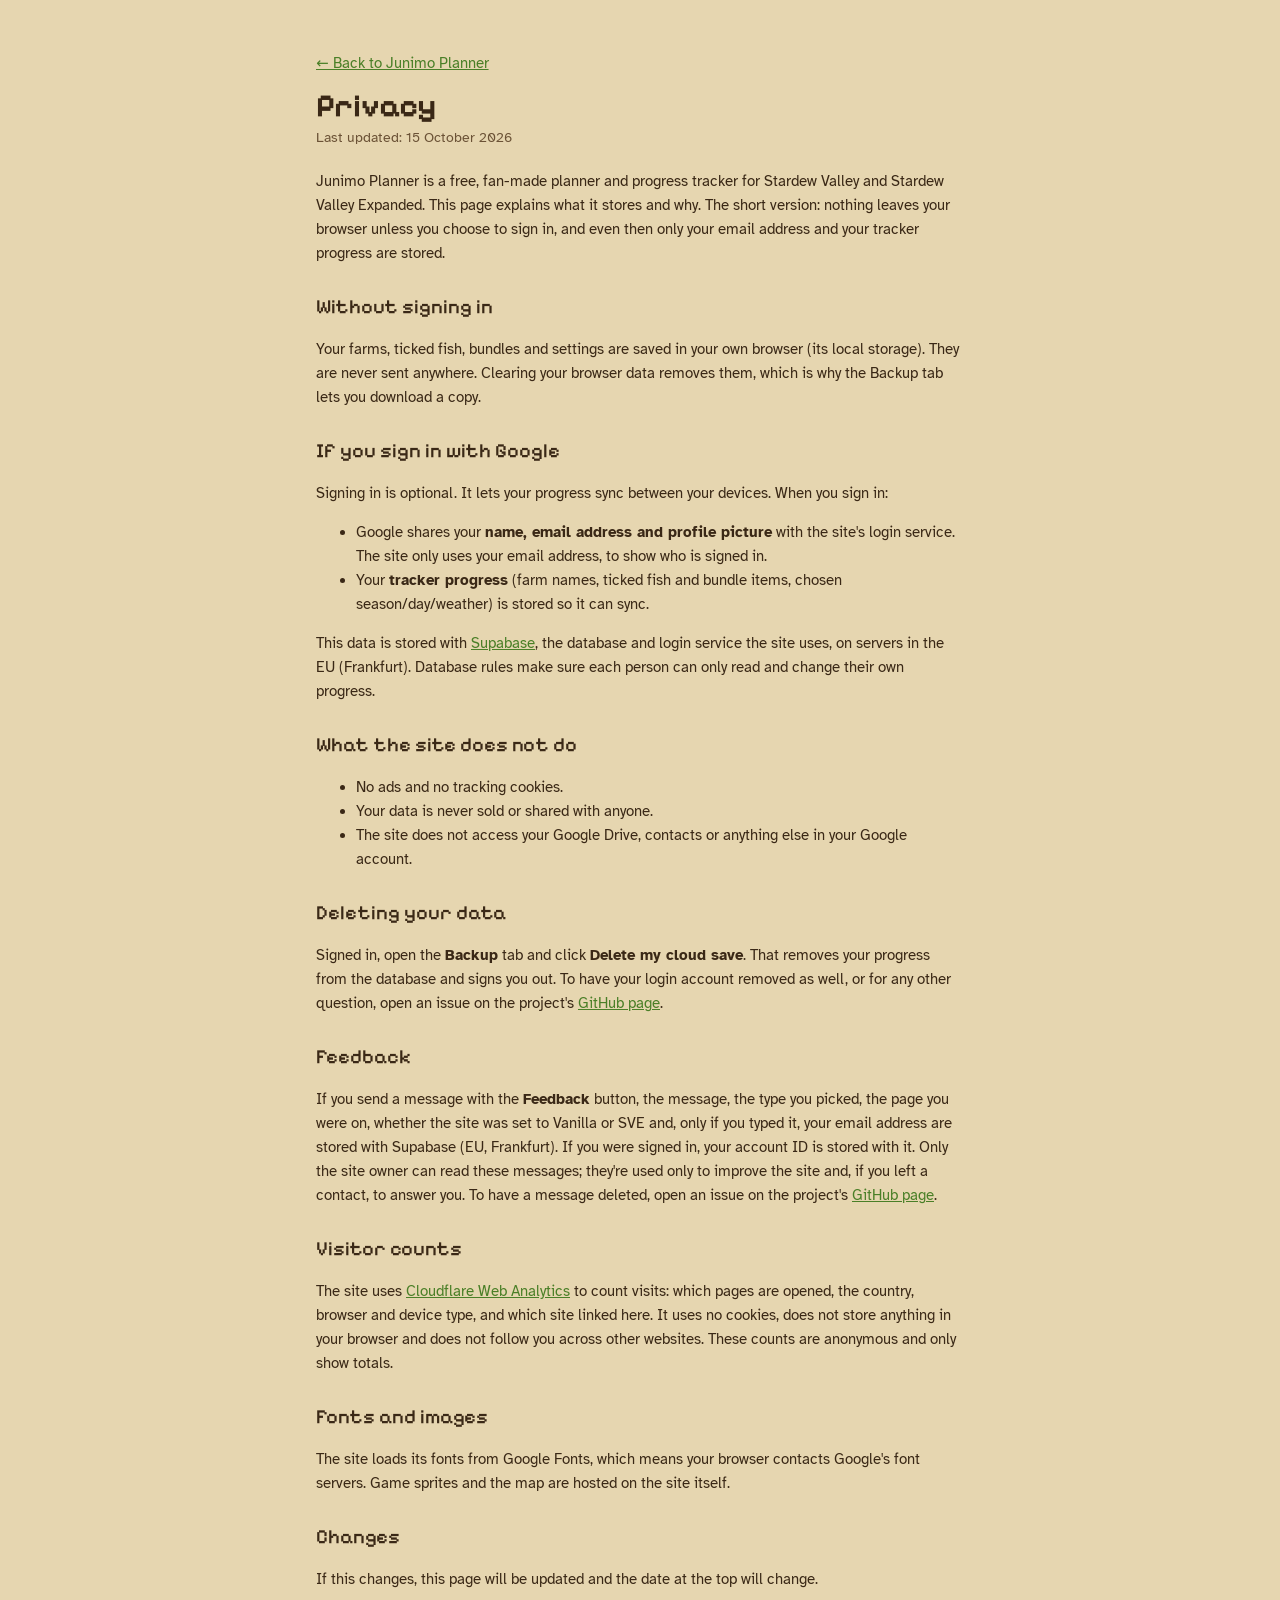
<file: privacy.html>
<!doctype html>
<html lang="en">
<head>
<meta charset="utf-8">
<script>try{if(localStorage.getItem("sve-tracker:theme")==="dark")document.documentElement.dataset.theme="dark"}catch(e){}</script>
<meta name="viewport" content="width=device-width,initial-scale=1,viewport-fit=cover">
<title>Privacy · Junimo Planner</title>
<link rel="icon" type="image/png" sizes="32x32" href="img/icons/junimo-32.png">
<link rel="icon" type="image/png" sizes="16x16" href="img/icons/junimo-16.png">
<link rel="apple-touch-icon" href="img/icons/junimo-180.png">
<link rel="preconnect" href="https://fonts.googleapis.com">
<link rel="preconnect" href="https://fonts.gstatic.com" crossorigin>
<link rel="stylesheet" href="https://fonts.googleapis.com/css2?family=Pixelify+Sans:wght@500;700&family=Atkinson+Hyperlegible:wght@400;700&display=swap">
<link rel="stylesheet" href="css/style.css?v=2026-11-02a">
<style>
  .doc{max-width:68ch;padding-block:28px 48px}
  .doc h1{font-family:var(--display);font-size:2rem;margin:0 0 4px}
  .doc h2{font-family:var(--display);font-weight:500;font-size:1.25rem;margin:28px 0 6px}
  .doc p,.doc li{line-height:1.6}
  .doc .updated{color:var(--muted);font-size:.9rem;margin:0 0 20px}
</style>
</head>
<body>
<div class="wrap doc">
  <p><a href="./">← Back to Junimo Planner</a></p>
  <h1>Privacy</h1>
  <p class="updated">Last updated: 15 October 2026</p>

  <p>Junimo Planner is a free, fan-made planner and progress tracker for Stardew Valley and Stardew Valley Expanded. This page explains what it stores and why. The short version: nothing leaves your browser unless you choose to sign in, and even then only your email address and your tracker progress are stored.</p>

  <h2>Without signing in</h2>
  <p>Your farms, ticked fish, bundles and settings are saved in your own browser (its local storage). They are never sent anywhere. Clearing your browser data removes them, which is why the Backup tab lets you download a copy.</p>

  <h2>If you sign in with Google</h2>
  <p>Signing in is optional. It lets your progress sync between your devices. When you sign in:</p>
  <ul>
    <li>Google shares your <b>name, email address and profile picture</b> with the site's login service. The site only uses your email address, to show who is signed in.</li>
    <li>Your <b>tracker progress</b> (farm names, ticked fish and bundle items, chosen season/day/weather) is stored so it can sync.</li>
  </ul>
  <p>This data is stored with <a href="https://supabase.com/privacy">Supabase</a>, the database and login service the site uses, on servers in the EU (Frankfurt). Database rules make sure each person can only read and change their own progress.</p>

  <h2>What the site does not do</h2>
  <ul>
    <li>No ads and no tracking cookies.</li>
    <li>Your data is never sold or shared with anyone.</li>
    <li>The site does not access your Google Drive, contacts or anything else in your Google account.</li>
  </ul>

  <h2>Deleting your data</h2>
  <p>Signed in, open the <b>Backup</b> tab and click <b>Delete my cloud save</b>. That removes your progress from the database and signs you out. To have your login account removed as well, or for any other question, open an issue on the project's <a href="https://github.com/oliverpuskai-cloud/sve-tracker/issues">GitHub page</a>.</p>

  <h2>Feedback</h2>
  <p>If you send a message with the <b>Feedback</b> button, the message, the type you picked, the page you were on, whether the site was set to Vanilla or SVE and, only if you typed it, your email address are stored with Supabase (EU, Frankfurt). If you were signed in, your account ID is stored with it. Only the site owner can read these messages; they're used only to improve the site and, if you left a contact, to answer you. To have a message deleted, open an issue on the project's <a href="https://github.com/oliverpuskai-cloud/sve-tracker/issues">GitHub page</a>.</p>

  <h2>Visitor counts</h2>
  <p>The site uses <a href="https://www.cloudflare.com/web-analytics/">Cloudflare Web Analytics</a> to count visits: which pages are opened, the country, browser and device type, and which site linked here. It uses no cookies, does not store anything in your browser and does not follow you across other websites. These counts are anonymous and only show totals.</p>

  <h2>Fonts and images</h2>
  <p>The site loads its fonts from Google Fonts, which means your browser contacts Google's font servers. Game sprites and the map are hosted on the site itself.</p>

  <h2>Changes</h2>
  <p>If this changes, this page will be updated and the date at the top will change.</p>
</div>
<!-- Cloudflare Web Analytics: cookie-free visitor counts --><script type='module' src='https://static.cloudflareinsights.com/beacon.min.js' data-cf-beacon='{"token": "56c1af3d41d14104ac9767c62f8822ce"}'></script><!-- End Cloudflare Web Analytics -->
</body>
</html>
</file>
<file: css/style.css>
/* Pixelify draws 2, 3 and 5 with hooks that make them blur into 8 (and 5 into S) at small sizes.
   This tiny font only redraws those three digits with flat, open pixel shapes; every other character still comes from Pixelify Sans. */
@font-face{font-family:"Pixelify Five";src:url(../fonts/five-500.woff2) format("woff2");font-weight:400 600;unicode-range:U+0032,U+0033,U+0035;font-display:swap}
@font-face{font-family:"Pixelify Five";src:url(../fonts/five-700.woff2) format("woff2");font-weight:700 900;unicode-range:U+0032,U+0033,U+0035;font-display:swap}
/* Layout: a fishing log — sticky header with progress + season tabs, then area sections of sprite cards you tap to tick off. */
:root{
  /* cozy farmhouse palette: parchment ground, cream panels, wood-brown ink and edges, leaf-green accent */
  --bg:#e6d6b0; --panel:#f2e6c9; --ink:#3a2816; --muted:#6b5236; --line:#c9ad7c;
  --accent:#4a7f27; --accent-ink:#f5ecd4; --done:#d9e6bd; --done-line:#7fa64c; --done-ink:#365e19;
  --sp:#5e9a33; --su:#d98b1c; --fa:#b8542a; --wi:#4a7fb5;
  --sve:#7b4fa8; --sve-bg:#e8dbe0; --legend:#9a6b0c; --legend-bg:#f1deaa;
  --rain:#3a6fb0; --sun:#a87400;
  --sea:#9cc4cc; --land:#cfe3b0; --hill:#b9cf98; --hill2:#c8c0a4; --wood:#a9cc8e; --water:#5fa9cf; --sand:#ead9a8; --edge:#7a5a36;
  --wood:#a86a32; --wood-dark:#5e3818; --wood-light:#e0b06e;
  --display:"Pixelify Five","Pixelify Sans","Courier New",monospace; --body:"Atkinson Hyperlegible",system-ui,-apple-system,sans-serif;
  color-scheme:light;
}
/* Night theme: a farmhouse after dark. Warm wood browns, cream text. Chosen with the Day/Night button. */
:root[data-theme="dark"]{
  --bg:#2b2018; --panel:#3a2c21; --ink:#f1e4c8; --muted:#c3aa86; --line:#5c4733;
  --accent:#8fbf5a; --accent-ink:#22190f; --done:#33402a; --done-line:#7fa64c; --done-ink:#c4e3a0;
  --sp:#8cc767; --su:#efa64a; --fa:#e0855a; --wi:#7fb0e6;
  --sve:#c39be6; --sve-bg:#3a2d38; --legend:#e4b84f; --legend-bg:#43361d;
  --rain:#8ab8f0; --sun:#e8bf55;
  --sea:#23404a; --edge:#a8865c;
  --warn:#f09a6c; --warn-bg:#4a2e20; --need:#7cc9b9; --need-bg:#22392f;
  --wood:#7d4c22; --wood-dark:#1f130a; --wood-light:#a8743c;
  color-scheme:dark;
}
.themebtn{font:inherit;font-size:.82rem;font-weight:700;border:2px solid var(--line);background:var(--panel);color:var(--ink);border-radius:999px;padding:4px 12px;cursor:pointer;white-space:nowrap}
.themebtn:hover{border-color:var(--muted)}
.themebtn:focus-visible{outline:3px solid var(--accent);outline-offset:2px}
.headright{display:flex;flex-wrap:wrap;gap:8px 12px;align-items:center;justify-content:flex-end;margin-top:12px}
.headright .account{margin-top:0}
*{box-sizing:border-box}
[hidden]{display:none!important}
body{background:var(--bg);color:var(--ink);font-family:var(--body);font-size:15px;line-height:1.45}
.wrap{max-width:1180px;margin:0 auto;padding-inline:16px;padding-block:0 48px}
header{position:sticky;top:env(safe-area-inset-top,0px);z-index:5;background:var(--bg);border-bottom:3px solid var(--line);padding-block:14px 10px}
/* The wooden card frames stick out a few px past the content edge; widen the sticky header's backdrop
   (sideways and above) so those edges don't peek out beside it while scrolling. */
header::before{content:"";position:absolute;z-index:-1;inset:-40px -12px 0;background:var(--bg);pointer-events:none}
.top{display:flex;flex-wrap:wrap;gap:12px 24px;align-items:flex-end;justify-content:space-between}
h1{font-family:var(--display);font-weight:700;font-size:1.9rem;margin:0;line-height:1;text-wrap:balance}
h1 small{display:block;font-family:var(--body);font-weight:400;font-size:.85rem;color:var(--muted);margin-top:6px}
.prog{min-width:0;flex:1 1 300px;max-width:460px}
.prog .row{display:flex;justify-content:space-between;font-variant-numeric:tabular-nums;font-size:.9rem}
.prog .row b{font-family:var(--display);font-size:1.25rem}
.bar{height:10px;background:var(--line);border-radius:2px;overflow:hidden;margin-top:4px}
.bar i{display:block;height:100%;background:var(--accent);transition:width .3s}
.mini{display:flex;gap:10px;margin-top:6px;font-size:.78rem;color:var(--muted);font-variant-numeric:tabular-nums;flex-wrap:wrap}
.mini span::before{content:"";display:inline-block;width:8px;height:8px;margin-right:4px;border-radius:1px;background:var(--c)}
.tabs{display:flex;gap:6px;margin-top:12px;flex-wrap:wrap}
.tab{font-family:var(--display);font-size:1rem;border:2px solid var(--line);background:var(--panel);color:var(--ink);padding:6px 14px;border-radius:4px;cursor:pointer}
.tab[aria-pressed="true"]{background:var(--c,var(--accent));border-color:var(--c,var(--accent));color:#fff}
.tab:focus-visible,.chip:focus-visible,.card:focus-visible,input:focus-visible,select:focus-visible{outline:3px solid var(--accent);outline-offset:2px}
.filters{display:flex;gap:8px;margin-top:10px;flex-wrap:wrap;align-items:center}
.filters input[type=search],.filters select{font:inherit;font-size:.9rem;padding:6px 10px;border:1px solid var(--line);border-radius:4px;background:var(--panel);color:var(--ink)}
.filters input[type=search]{flex:1 1 180px;min-width:0}
.chip{font:inherit;font-size:.85rem;border:1px solid var(--line);background:var(--panel);color:var(--ink);padding:5px 10px;border-radius:999px;cursor:pointer}
.chip[aria-pressed="true"]{background:var(--ink);color:var(--bg);border-color:var(--ink)}
.sync{font-size:.75rem;color:var(--muted);margin-left:auto}
section{margin-top:26px}
section h2{font-family:var(--display);font-weight:500;font-size:1.2rem;margin:0 0 10px;display:flex;gap:10px;align-items:baseline}
section h2 span{font-family:var(--body);font-size:.8rem;color:var(--muted);font-variant-numeric:tabular-nums}
.grid{display:grid;grid-template-columns:repeat(auto-fill,minmax(300px,1fr));gap:10px}
.card{display:grid;grid-template-columns:56px 1fr auto;gap:4px 12px;align-items:start;background:var(--panel);border:1px solid var(--line);border-radius:6px;padding:10px 12px;cursor:pointer;text-align:left;font:inherit;color:inherit;width:100%;min-width:0}
.card.sve{background:var(--sve-bg)}
.card.leg{background:var(--legend-bg);border-color:var(--legend)}
.card.done{background:var(--done);border-color:var(--done-line)}
.card.done .nm{text-decoration:line-through;text-decoration-thickness:2px;color:var(--done-ink)}
.card.done img{opacity:.55}
.sprite{width:56px;height:56px;display:grid;place-items:center;grid-row:span 3}
.sprite img{width:48px;height:48px;image-rendering:pixelated}
.nm{font-weight:700;font-size:1rem;min-width:0}
.box{width:24px;height:24px;border:2px solid var(--muted);border-radius:4px;display:grid;place-items:center;font-weight:700;color:#fff;grid-row:span 2}
.card.done .box{background:var(--done-line);border-color:var(--done-line)}
.meta{grid-column:2 / 4;display:flex;flex-wrap:wrap;gap:4px 10px;font-size:.82rem;color:var(--muted);font-variant-numeric:tabular-nums;min-width:0}
.meta .w-Rain{color:var(--rain);font-weight:700}
.meta .w-Sun{color:var(--sun);font-weight:700}
.loc{grid-column:2 / 4;font-size:.85rem;min-width:0;overflow-wrap:anywhere}
.note{grid-column:2 / 4;font-size:.78rem;color:var(--muted);font-style:italic}
.tags{display:flex;gap:4px;flex-wrap:wrap;margin-top:2px}
.tag{font-size:.68rem;letter-spacing:.04em;text-transform:uppercase;padding:1px 6px;border-radius:3px;border:1px solid var(--line);color:var(--muted)}
.tag.sve{color:var(--sve);border-color:var(--sve)}
.tag.leg{color:var(--legend);border-color:var(--legend)}
.dots{display:inline-flex;gap:3px;vertical-align:middle}
.dots i{width:9px;height:9px;border-radius:2px;background:var(--line)}
.dots i.on{background:var(--c)}
.empty{color:var(--muted);padding:30px 0;text-align:center}
.key{margin-top:30px;font-size:.82rem;color:var(--muted);border-top:1px solid var(--line);padding-top:14px;display:flex;flex-direction:column;gap:4px}

.bar2{display:flex;flex-wrap:wrap;gap:8px 16px;justify-content:space-between;align-items:flex-end}
.views{display:flex;border:2px solid var(--ink);border-radius:5px;overflow:hidden;margin-top:12px}
.vbtn{font:inherit;font-size:.85rem;font-weight:700;border:0;background:var(--panel);color:var(--ink);padding:7px 12px;cursor:pointer}
.vbtn+.vbtn{border-left:2px solid var(--ink)}
.vbtn[aria-pressed="true"]{background:var(--ink);color:var(--bg)}
.vbtn:focus-visible{outline:3px solid var(--accent);outline-offset:-3px}
.mapwrap{margin-top:18px}
.maphead h2{font-family:var(--display);font-weight:500;font-size:1.3rem;margin:0}
.maphead p{margin:4px 0 10px;color:var(--muted);font-size:.9rem}
.mapscroll{overflow-x:auto;border:2px solid var(--edge);border-radius:8px;background:var(--sea)}
.mapscroll svg{display:block;width:100%;min-width:900px;height:auto}
.mapnote{font-size:.75rem;color:var(--muted);margin:6px 0 0}
.tlabel{font:600 13px var(--body);fill:var(--edge)}
.pin{cursor:pointer}
.pinbox{fill:var(--panel);stroke:var(--ink);stroke-width:2}
.pin:hover .pinbox,.pin:focus-visible .pinbox{stroke:var(--accent);stroke-width:3}
.pin:focus{outline:none}
.pin.off .pinbox{stroke-dasharray:6 4}
.pin.sel .pinbox{stroke:var(--accent);stroke-width:4}
.pin.clear .pinbox{fill:var(--done);stroke:var(--done-line)}
.pin.clear .badge{fill:var(--done-line)}
.pix{image-rendering:pixelated}
.pix.got{opacity:.35}
.tick{font:700 20px var(--body);fill:var(--done-ink)}
.badge{fill:var(--accent);stroke:var(--panel);stroke-width:2}
.badgetxt{font:700 13px var(--body);fill:var(--accent-ink)}
.plabel{font:700 13px var(--body);fill:var(--ink);paint-order:stroke;stroke:var(--land);stroke-width:4px;stroke-linejoin:round}
#spotpanel section{margin-top:14px}
@media (max-width:700px){header{position:static}}
@media (max-width:520px){.views{width:100%}.vbtn{flex:1}h1{font-size:1.5rem}.grid{grid-template-columns:1fr}.sync{margin-left:0;width:100%}}
@media (prefers-reduced-motion:reduce){.bar i{transition:none}}

/* ---------- site additions ---------- */
:root{--warn:#b0471c; --warn-bg:#f0d3bb; --need:#276f65; --need-bg:#d3e4d4}
a{color:var(--accent)}
nav.main{display:flex;gap:4px;margin-top:12px;flex-wrap:wrap;border-bottom:2px solid var(--line)}
nav.main a{font-family:var(--display);font-size:1.05rem;text-decoration:none;color:var(--muted);padding:6px 12px;border-bottom:3px solid transparent;margin-bottom:-2px}
nav.main a[aria-current="page"]{color:var(--ink);border-bottom-color:var(--accent)}
nav.main a:focus-visible{outline:3px solid var(--accent);outline-offset:2px}
.panel{background:var(--panel);border:1px solid var(--line);border-radius:8px;padding:14px 16px}
.controls{display:flex;flex-wrap:wrap;gap:12px 22px;align-items:flex-end;margin-top:16px}
.ctl{display:flex;flex-direction:column;gap:4px;min-width:0}
.ctl>span{font-size:.72rem;letter-spacing:.06em;text-transform:uppercase;color:var(--muted);font-weight:700}
.seg{display:flex;border:2px solid var(--line);border-radius:5px;overflow:hidden}
.seg button{font:inherit;font-size:.9rem;border:0;background:var(--panel);color:var(--ink);padding:6px 11px;cursor:pointer}
.seg button+button{border-left:2px solid var(--line)}
.seg button[aria-pressed="true"]{background:var(--c,var(--ink));color:#fff}
.seg button:focus-visible{outline:3px solid var(--accent);outline-offset:-3px}
.day{display:flex;align-items:center;gap:6px}
.day input{width:4.2em;font:inherit;font-variant-numeric:tabular-nums;padding:6px 8px;border:2px solid var(--line);border-radius:5px;background:var(--panel);color:var(--ink);text-align:center}
.day button,.btn{font:inherit;font-size:.9rem;border:2px solid var(--line);background:var(--panel);color:var(--ink);border-radius:5px;padding:6px 10px;cursor:pointer}
.btn.primary{background:var(--accent);border-color:var(--accent);color:var(--accent-ink);font-weight:700}
.ctl select{font:inherit;font-size:.9rem;padding:6px 8px;border:2px solid var(--line);border-radius:5px;background:var(--panel);color:var(--ink)}
/* Tick boxes: one custom square everywhere (clear border, green with a check mark when ticked),
   and option toggles (.check) sit in a framed chip so they read as something you can click. */
input[type=checkbox]{appearance:none;-webkit-appearance:none;width:20px;height:20px;margin:0;flex:none;display:inline-grid;place-content:center;border:2px solid var(--muted);border-radius:4px;background:var(--panel);cursor:pointer;transition:background .12s,border-color .12s}
input[type=checkbox]::before{content:"";width:12px;height:12px;background:var(--accent-ink);clip-path:polygon(12% 46%,0 62%,40% 100%,100% 18%,86% 4%,40% 70%);transform:scale(0);transition:transform .12s}
input[type=checkbox]:checked{background:var(--accent);border-color:var(--accent)}
input[type=checkbox]:checked::before{transform:scale(1)}
input[type=checkbox]:hover{border-color:var(--accent)}
input[type=checkbox]:focus-visible{outline:2px solid var(--accent);outline-offset:2px}
.check{display:inline-flex;gap:10px;align-items:center;font-size:.9rem;cursor:pointer;padding:8px 12px;border:2px solid var(--line);border-radius:6px;background:var(--panel);box-shadow:0 2px 0 var(--line);transition:border-color .12s,background .12s}
.check:hover{border-color:var(--accent)}
.check:has(input:checked){background:var(--done);border-color:var(--done-line);box-shadow:0 2px 0 var(--done-line);color:var(--done-ink);font-weight:700}
.events{display:flex;flex-direction:column;gap:8px;margin-top:16px}
.event{border-left:4px solid var(--c,var(--accent));background:var(--panel);padding:10px 14px;border-radius:0 6px 6px 0;font-size:.9rem}
.event b{font-family:var(--display);font-weight:500;font-size:1.05rem;margin-right:6px}
.stats{display:grid;grid-template-columns:repeat(auto-fit,minmax(170px,1fr));gap:10px;margin-top:16px}
.stat{background:var(--panel);border:1px solid var(--line);border-radius:8px;padding:10px 14px}
.stat b{display:block;font-family:var(--display);font-size:1.7rem;line-height:1.1;font-variant-numeric:tabular-nums}
.stat span{font-size:.82rem;color:var(--muted)}
.tag.need{color:var(--need);border-color:var(--need);background:var(--need-bg)}
.tag.last{color:var(--warn);border-color:var(--warn);background:var(--warn-bg)}
.tag.wx{color:var(--rain);border-color:var(--rain)}
.lede{color:var(--muted);font-size:.9rem;margin:4px 0 0;max-width:70ch}
/* bundles */
.rooms{display:flex;flex-direction:column;gap:6px}
.bgrid{display:grid;grid-template-columns:repeat(auto-fill,minmax(320px,1fr));gap:12px}
.bundle{background:var(--panel);border:1px solid var(--line);border-radius:8px;padding:12px 14px;min-width:0}
.bundle.complete{background:var(--done);border-color:var(--done-line)}
.bhead{display:flex;justify-content:space-between;gap:10px;align-items:baseline}
.bhead h3{font-family:var(--display);font-weight:500;font-size:1.1rem;margin:0}
.bhead .n{font-variant-numeric:tabular-nums;font-weight:700;white-space:nowrap}
.reward{font-size:.8rem;color:var(--muted);margin:2px 0 8px}
.pick{font-size:.78rem;color:var(--muted);margin:-4px 0 8px}
.items{display:flex;flex-direction:column;gap:4px}
.item{display:grid;grid-template-columns:34px 1fr auto;gap:2px 10px;align-items:center;text-align:left;font:inherit;color:inherit;background:transparent;border:1px solid transparent;border-radius:6px;padding:4px 6px;cursor:pointer;width:100%}
.item:hover{border-color:var(--line)}
.item:focus-visible{outline:3px solid var(--accent);outline-offset:1px}
.item img{width:32px;height:32px;image-rendering:pixelated}
.item .in{min-width:0}
.item .in b{font-size:.92rem}
.item .in small{display:block;font-size:.76rem;color:var(--muted);overflow-wrap:anywhere}
.item .qty{font-size:.8rem;color:var(--muted);font-variant-numeric:tabular-nums}
.item .gold{color:var(--legend)}
.item.got .in b{text-decoration:line-through;color:var(--done-ink)}
.item.got img{opacity:.5}
.item .box{grid-row:auto;width:22px;height:22px}
.item.got .box{background:var(--done-line);border-color:var(--done-line)}
.item .today{font-size:.68rem;font-weight:700;color:var(--need);text-transform:uppercase;letter-spacing:.04em}
.chiprow{display:flex;flex-wrap:wrap;gap:8px}
.ichip{display:flex;gap:8px;align-items:center;background:var(--panel);border:1px solid var(--line);border-radius:6px;padding:5px 10px 5px 6px;font-size:.85rem;min-width:0}
.ichip img{width:28px;height:28px;image-rendering:pixelated}
.ichip small{display:block;color:var(--muted);font-size:.74rem}
textarea{width:100%;min-height:90px;font:inherit;font-size:.85rem;padding:8px;border:2px solid var(--line);border-radius:6px;background:var(--panel);color:var(--ink)}
.stack{display:flex;flex-direction:column;gap:12px;max-width:640px}
.msg{font-size:.88rem;color:var(--done-ink)}
footer{margin-top:40px;font-size:.78rem;color:var(--muted);border-top:1px solid var(--line);padding-top:12px}
/* map: catchable vs not */
.pix.off{opacity:.3;filter:grayscale(1)}
.pin.dim .pinbox{opacity:.55}
.pin.dim .badge{fill:var(--muted)}
.pin.dim .plabel{opacity:.7}
.card.later{opacity:.7}
.why{display:block;font-size:.78rem;font-weight:700;color:var(--warn);margin-top:2px}
/* bulk complete buttons */
.btn.small{font-size:.8rem;padding:4px 10px}
.btn.ghost{background:transparent;color:var(--muted)}
.btn.danger{border-color:var(--warn);color:var(--warn)}
.sure{font-size:.8rem;color:var(--warn);font-weight:700}
.bulk{display:inline-flex;gap:6px;align-items:center;flex-wrap:wrap}
.ccbar{display:flex;flex-wrap:wrap;gap:12px 20px;align-items:center;justify-content:space-between;margin-top:16px}
.ccbar b{font-family:var(--display);font-weight:500;font-size:1.1rem}
.roomhead{display:flex;flex-wrap:wrap;gap:8px 16px;align-items:baseline;justify-content:space-between;margin-bottom:10px}
.roomhead h2{margin:0}
.bfoot{margin-top:8px;display:flex;justify-content:flex-end}
/* farm picker */
.farmbar{display:flex;flex-wrap:wrap;gap:8px;align-items:center;margin-top:12px;font-size:.9rem}
.farmbar label{font-size:.72rem;letter-spacing:.06em;text-transform:uppercase;color:var(--muted);font-weight:700}
.farmbar select{font:inherit;font-weight:700;padding:5px 8px;border:2px solid var(--line);border-radius:5px;background:var(--panel);color:var(--ink);max-width:100%}
.farmform{display:flex;gap:6px;flex-wrap:wrap;align-items:center}
.farmform input{font:inherit;font-size:.9rem;padding:5px 8px;border:2px solid var(--line);border-radius:5px;background:var(--panel);color:var(--ink);min-width:0;width:14em;max-width:100%}
/* recipe line on fish cards */
.recipes{grid-column:2 / 4;font-size:.8rem;min-width:0;overflow-wrap:anywhere;border-top:1px dashed var(--line);padding-top:4px;margin-top:2px}
.recipes .with{color:var(--muted)}
.recipes .tag{vertical-align:1px}
/* bundle set picker */
.setbar{display:flex;flex-wrap:wrap;gap:12px 20px;align-items:center;justify-content:space-between;margin-top:16px}
.setbar b{font-family:var(--display);font-weight:500;font-size:1.1rem}
.setbar .seg button[aria-pressed="true"]{background:var(--accent);color:var(--accent-ink)}
/* account / sync */
.headrow{display:flex;flex-wrap:wrap;gap:8px 16px;align-items:center;justify-content:space-between}
.account{display:flex;flex-wrap:wrap;gap:8px;align-items:center;margin-top:12px;font-size:.85rem;min-width:0}
.account .who{font-weight:700;overflow-wrap:anywhere}
.sync{color:var(--muted);font-size:.8rem}
.sync.err{color:var(--warn)}
.btn.google{display:inline-flex;gap:8px;align-items:center;font-weight:700}
.btn.google span{font-family:var(--body);font-weight:700;color:#4285f4;background:#fff;border-radius:50%;width:18px;height:18px;display:grid;place-items:center;font-size:.75rem}
/* villagers */
.cal{display:grid;grid-template-columns:repeat(7,minmax(0,1fr));gap:4px}
.cal .dow{font-size:.7rem;font-weight:700;letter-spacing:.06em;text-transform:uppercase;color:var(--muted);text-align:center;padding-bottom:2px}
.cal .day{background:var(--panel);border:1px solid var(--line);border-radius:6px;min-height:78px;padding:4px 5px;display:flex;flex-direction:column;gap:2px;min-width:0}
.cal .day.has{border-color:var(--legend)}
.cal .day.today{outline:3px solid var(--accent);outline-offset:-1px}
.cal .dn{font-family:var(--display);font-size:.95rem;line-height:1}
.cal .fest{font-size:.62rem;font-weight:700;color:var(--accent);line-height:1.15;overflow-wrap:anywhere}
.cal .who{display:flex;flex-wrap:wrap;gap:2px}
.cal .who button{display:flex;flex-direction:column;align-items:center;gap:0;background:none;border:0;padding:0;cursor:pointer;color:var(--ink);font:inherit;min-width:0;max-width:100%}
.cal .who img{width:36px;height:36px;image-rendering:pixelated;border-radius:4px}
.cal .who span{font-size:.62rem;font-weight:700;max-width:100%;overflow:hidden;text-overflow:ellipsis;white-space:nowrap}
.univbox{margin-top:18px;background:var(--panel);border:1px solid var(--line);border-left:4px solid var(--legend);border-radius:8px;padding:10px 14px;font-size:.88rem}
.vgrid{display:grid;grid-template-columns:repeat(auto-fill,minmax(300px,1fr));gap:10px}
.villager{background:var(--panel);border:1px solid var(--line);border-radius:8px;padding:12px 14px;min-width:0;transition:box-shadow .3s}
.villager.sve{background:var(--sve-bg)}
.villager.bday{border-color:var(--legend);box-shadow:0 0 0 2px var(--legend) inset}
.villager.flash{box-shadow:0 0 0 3px var(--accent)}
.vhead{display:flex;gap:12px;align-items:center}
.portrait{width:64px;height:64px;image-rendering:pixelated;border-radius:6px;background:var(--bg);flex:none}
.vmeta{min-width:0}
.vmeta h3{font-family:var(--display);font-weight:500;font-size:1.2rem;margin:0}
.vmeta h3 small{font-family:var(--body);font-size:.75rem;color:var(--muted)}
.vmeta .tags{display:flex;gap:4px;flex-wrap:wrap;margin-top:2px}
.when{margin:4px 0 0;font-size:.85rem;color:var(--muted)}
.when .soon{color:var(--legend)}
.glabel{font-size:.7rem;font-weight:700;letter-spacing:.06em;text-transform:uppercase;color:var(--muted);margin:10px 0 4px}
.gifts{display:flex;flex-wrap:wrap;gap:4px}
.gift{display:inline-flex;align-items:center;gap:4px;font-size:.8rem;background:var(--bg);border:1px solid var(--line);border-radius:999px;padding:2px 8px}
.gift img{width:22px;height:22px;image-rendering:pixelated;margin-left:-4px}
.gift{padding:2px 9px 2px 6px}
.gift.fishy{border-color:var(--accent)}
.gift.hit{background:var(--legend-bg);border-color:var(--legend);font-weight:700}
.gnote{font-size:.76rem;color:var(--muted);font-style:italic;margin:6px 0 0}
.none{font-size:.8rem;color:var(--muted)}
.villager details{margin-top:8px}
.villager summary{cursor:pointer;font-size:.8rem;font-weight:700;color:var(--muted)}
.villager details .gifts{margin-top:6px}
.event.bdayev{display:flex;gap:12px;align-items:center}
.event.bdayev img{width:44px;height:44px;image-rendering:pixelated;border-radius:6px;flex:none}
@media (max-width:520px){.cal .day{min-height:64px;padding:3px}.cal .who img{width:26px;height:26px}.cal .who span{display:none}.cal .fest{font-size:.55rem}}
@media (prefers-reduced-motion:reduce){.villager{transition:none}}
/* my to-do */
.todos{margin-top:26px}
.tcols{display:grid;grid-template-columns:repeat(auto-fit,minmax(300px,1fr));gap:12px}
.tcol{display:flex;flex-direction:column;gap:8px;min-width:0}
.tcol h3{font-family:var(--display);font-weight:500;font-size:1.1rem;margin:0}
.tcol h3 small{font-family:var(--body);font-size:.8rem;color:var(--muted);font-weight:400;margin-left:6px}
.tlist{list-style:none;margin:0;padding:0;display:flex;flex-direction:column;gap:2px}
.titem{display:flex;gap:10px;align-items:flex-start;padding:6px 4px;border-bottom:1px dashed var(--line)}
.titem input[type=checkbox]{width:20px;height:20px;margin:1px 0 0;flex:none;accent-color:var(--done-line);cursor:pointer}
.ttext{flex:1;min-width:0;overflow-wrap:anywhere;font-size:.93rem}
.titem.done .ttext{text-decoration:line-through;color:var(--muted)}
.tmeta{display:block;font-size:.75rem;color:var(--muted)}
.tmeta.late{color:var(--warn);font-weight:700}
.tbtn{font:inherit;font-size:.75rem;border:1px solid var(--line);background:var(--panel);color:var(--muted);border-radius:4px;padding:1px 7px;cursor:pointer;flex:none}
.tbtn.x{font-size:1rem;line-height:1;padding:0 6px}
.tbtn:hover{color:var(--ink);border-color:var(--muted)}
.tempty{font-size:.85rem;color:var(--muted);padding:4px 0}
.tadd{display:flex;gap:6px;flex-wrap:wrap}
.tadd input,.tadd select{font:inherit;font-size:.88rem;padding:6px 8px;border:2px solid var(--line);border-radius:5px;background:var(--panel);color:var(--ink);min-width:0}
.tadd input:first-child{flex:1 1 160px}
.tadd input[type=number]{width:4.4em}
.tclear{align-self:flex-start;font:inherit;font-size:.8rem;background:none;border:0;color:var(--muted);text-decoration:underline;cursor:pointer;padding:0}

/* ---------- wooden frames, like the in-game menus ----------
   thick wood border + dark outer edge + light inner bevel + a small drop shadow */
.panel,.stat,.bundle,.villager,.mapscroll{
  border:4px solid var(--wood);border-radius:6px;
  box-shadow:0 0 0 2px var(--wood-dark),inset 0 0 0 2px var(--wood-light),0 4px 0 2px rgba(60,35,15,.25);
}
/* fish cards and to-do panels come in larger numbers, so a lighter frame */
.card{
  border:3px solid var(--wood);border-radius:5px;
  box-shadow:0 0 0 1px var(--wood-dark),inset 0 0 0 1px var(--wood-light),0 3px 0 1px rgba(60,35,15,.2);
}
/* keep status visible: the frame takes on the state colour */
.card.done,.bundle.complete{border-color:var(--done-line)}
.card.leg{border-color:var(--legend)}
.villager.bday{border-color:var(--legend);box-shadow:0 0 0 2px var(--wood-dark),inset 0 0 0 2px var(--legend-bg),0 4px 0 2px rgba(60,35,15,.25)}
.villager.flash{box-shadow:0 0 0 2px var(--wood-dark),0 0 0 6px var(--accent)}
/* frames need room for their shadow */
.grid,.bgrid,.vgrid,.stats,.tcols{gap:14px}
.stats{padding-bottom:4px}
.mapscroll{margin-bottom:6px}
/* recipes */
.rgrid{display:grid;grid-template-columns:repeat(auto-fill,minmax(300px,1fr));gap:14px}
.recipe{background:var(--panel);min-width:0;padding:12px 14px;border:3px solid var(--wood);border-radius:5px;box-shadow:0 0 0 1px var(--wood-dark),inset 0 0 0 1px var(--wood-light),0 3px 0 1px rgba(60,35,15,.2)}
.recipe.sve{background:var(--sve-bg)}
.recipe.made{background:var(--done);border-color:var(--done-line)}
.rhead{display:flex;gap:12px;align-items:center}
.rpic{width:48px;height:48px;image-rendering:pixelated;flex:none}
.rpic.noimg{display:grid;place-items:center;background:var(--bg);border-radius:6px;color:var(--muted)}
.rmeta{flex:1;min-width:0}
.rmeta h3{font-family:var(--display);font-weight:500;font-size:1.1rem;margin:0}
.rmeta .tags{display:flex;gap:4px;flex-wrap:wrap;margin-top:2px}
.rmade{display:flex;gap:6px;align-items:center;font-size:.8rem;font-weight:700;color:var(--muted);cursor:pointer;white-space:nowrap}
.rmade input{width:20px;height:20px;accent-color:var(--done-line)}
.recipe.made .rmeta h3{color:var(--done-ink)}
.unlock{font-size:.82rem;margin:8px 0;color:var(--ink)}
.unlock.u-friend{color:var(--warn);font-weight:700}
.gift.ing b{font-weight:700;margin-left:2px}
.gift.madeof{border-style:dashed;border-color:var(--muted)}
.noimg{display:inline-grid;place-items:center;width:22px;height:22px;font-size:.8rem;color:var(--muted)}
.shoplist{padding:6px 12px}
.shoplist ul{list-style:none;margin:0;padding:0;columns:2 340px;column-gap:24px}
.srow{break-inside:avoid;border-bottom:1px dashed var(--line);padding:6px 0}
.srow label{display:flex;gap:10px;align-items:center;cursor:pointer}
.srow input{width:20px;height:20px;flex:none;accent-color:var(--done-line)}
.srow img,.srow .noimg{width:28px;height:28px;image-rendering:pixelated;flex:none}
.sname{flex:1;min-width:0;font-size:.92rem;overflow-wrap:anywhere}
.sqty{font-family:var(--display);font-size:1.05rem;font-variant-numeric:tabular-nums}
.srow.got .sname{text-decoration:line-through;color:var(--muted)}
.srow details{margin:2px 0 0 30px}
.srow summary{font-size:.75rem;color:var(--muted);cursor:pointer}
.srow details p{font-size:.78rem;margin:4px 0 0;color:var(--muted)}
/* Game version switch (header) */
.gameseg{border-radius:999px}
.gameseg button{font-size:.8rem;font-weight:700;padding:4px 12px}
.gameseg button[aria-pressed="true"]{background:var(--accent);color:var(--accent-ink)}
.gameseg button[data-g="sve"][aria-pressed="true"]{background:var(--sve);color:#fff}
.tag.gi{color:var(--rain);border-color:var(--rain)}
/* ---------- compact header on phones ---------- */
.menubtn{display:none;font:inherit;font-size:.85rem;font-weight:700;border:2px solid var(--line);background:var(--panel);color:var(--ink);border-radius:999px;padding:4px 12px;cursor:pointer}
.menubtn:focus-visible{outline:3px solid var(--accent);outline-offset:2px}
.farmextra{display:contents}
@media (max-width:700px){
  header{padding-block:10px 0}
  .top{flex-wrap:nowrap;align-items:center;gap:12px}
  h1{font-size:1.3rem;flex:none}
  h1 small{display:none}
  .prog{flex:1 1 auto;min-width:0}
  .prog .row{font-size:.75rem}
  .prog .row b{font-size:1rem}
  .bar{height:7px;margin-top:2px}
  .mini{display:none}
  .headrow{display:grid;grid-template-columns:minmax(0,1fr) auto;align-items:start;gap:0 8px}
  .headright{grid-column:1 / -1}
  .farmbar{margin-top:8px;flex:1 1 auto;min-width:0;flex-wrap:wrap}
  .farmbar label{display:none}
  .farmbar select{max-width:55vw}
  .menubtn,.menubtn.searchbtn-m{display:inline-flex;margin-top:8px}
  .farmextra{display:none}
  .farmextra.active,header.open .farmextra{display:flex;flex-wrap:wrap;gap:8px;width:100%}
  .headright{display:none;width:100%;justify-content:flex-start;margin-top:4px}
  header.open .headright{display:flex}
  nav.main{flex-wrap:nowrap;overflow-x:auto;scrollbar-width:none;margin-top:8px;gap:0}
  nav.main::-webkit-scrollbar{display:none}
  nav.main a{flex:none;padding:6px 10px;font-size:.95rem}
  .stats{grid-template-columns:repeat(3,minmax(0,1fr));gap:8px}
  .stat{padding:8px 9px}
  .stat b{font-size:1.25rem}
  .stat span{font-size:.72rem;line-height:1.25;display:block}
  section h2{flex-direction:column;align-items:flex-start;gap:2px}
  .roomhead{align-items:flex-start}
}
/* crops */
.cgrid{display:grid;grid-template-columns:repeat(auto-fill,minmax(290px,1fr));gap:14px}
.crop{background:var(--panel);padding:12px 14px;min-width:0;border:3px solid var(--wood);border-radius:5px;box-shadow:0 0 0 1px var(--wood-dark),inset 0 0 0 1px var(--wood-light),0 3px 0 1px rgba(60,35,15,.2)}
.crop.late{opacity:.7}
.chead{display:flex;gap:12px;align-items:center}
.chead img{width:44px;height:44px;image-rendering:pixelated;flex:none}
.cmeta{flex:1;min-width:0}
.cmeta h3{font-family:var(--display);font-weight:500;font-size:1.1rem;margin:0}
.cmeta .tags{display:flex;gap:4px;flex-wrap:wrap;margin-top:2px}
.cprofit{text-align:right;flex:none}
.cprofit b{display:block;font-family:var(--display);font-size:1.25rem;color:var(--done-ink);font-variant-numeric:tabular-nums}
.cprofit b.neg{color:var(--warn)}
.cprofit span{font-size:.75rem;color:var(--muted)}
.cspan{margin:8px 0 0;font-size:.78rem;font-weight:700;color:var(--done-ink);background:var(--done);border-radius:4px;padding:3px 8px}
.cstats{display:grid;grid-template-columns:repeat(4,minmax(0,1fr));gap:6px;margin:10px 0 6px}
.cstats div{background:var(--bg);border-radius:4px;padding:4px 6px;min-width:0}
.cstats dt{font-size:.65rem;font-weight:700;letter-spacing:.04em;text-transform:uppercase;color:var(--muted)}
.cstats dd{margin:0;font-size:.88rem;font-variant-numeric:tabular-nums}
.cstats s{color:var(--muted);font-size:.75rem}
.cseed{font-size:.8rem;margin:4px 0 0;color:var(--ink)}
@media (max-width:420px){.cstats{grid-template-columns:repeat(2,minmax(0,1fr))}}
footer .about{margin:0 0 10px;max-width:90ch;line-height:1.5}
/* collections */
.colgrid{display:grid;grid-template-columns:repeat(auto-fill,minmax(250px,1fr));gap:6px 12px}
.colitem{background:var(--panel);border:1px solid var(--line);align-items:start}
.colitem img{margin-top:2px}
.colitem .hl{background:var(--legend-bg)}
.rewards{margin-top:14px}
.rewards summary{cursor:pointer}
.rewards ul{margin:8px 0;padding-left:20px;font-size:.88rem;columns:2 300px}
.rewards li{break-inside:avoid;margin:2px 0}
.rewards li.got{color:var(--done-ink);text-decoration:line-through}
.pond{border-top:none;padding-top:0}

/* ---------- search everything ---------- */
.searchbtn{margin-left:auto;align-self:center;display:inline-flex;align-items:center;gap:8px;font:inherit;font-size:.88rem;color:var(--muted);background:var(--panel);border:2px solid var(--line);border-radius:6px;padding:4px 8px 4px 10px;margin-bottom:6px;cursor:pointer;min-width:200px}
.searchbtn:hover{border-color:var(--accent);color:var(--ink)}
.searchbtn:focus-visible{outline:3px solid var(--accent);outline-offset:2px}
.searchbtn .sl{flex:1;text-align:left}
.menubtn.searchbtn-m{display:none}
@media (max-width:1160px){.searchbtn{min-width:0}.searchbtn .sl,.searchbtn kbd{display:none}}
@media (min-width:701px) and (max-width:960px){nav.main{gap:0}nav.main a{padding:6px 8px;font-size:1rem}}
.searchbtn kbd{font:inherit;font-size:.75rem;border:1px solid var(--line);border-radius:4px;padding:0 6px;background:var(--bg)}
.flash{outline:4px solid var(--accent);outline-offset:3px;transition:outline-color .3s}
dialog.search{width:min(720px,calc(100vw - 24px));max-height:min(80vh,760px);padding:0;margin:8vh auto auto;border:3px solid var(--wood);border-radius:6px;background:var(--panel);color:var(--ink);box-shadow:0 0 0 2px var(--wood-dark),inset 0 0 0 2px var(--wood-light),0 12px 40px rgba(30,15,5,.45);overflow:hidden}
dialog.search[open]{display:flex;flex-direction:column}
dialog.search::backdrop{background:rgba(40,25,10,.45)}
.shead{display:flex;align-items:center;gap:10px;padding:12px 14px;border-bottom:2px solid var(--line)}
.shead input{flex:1;min-width:0;font:inherit;font-size:1.05rem;padding:8px 10px;border:2px solid var(--line);border-radius:5px;background:var(--bg);color:var(--ink)}
.shead input:focus{outline:none;border-color:var(--accent)}
.sclose{font:inherit;font-size:1rem;border:2px solid var(--line);background:var(--panel);color:var(--ink);border-radius:5px;width:36px;height:36px;cursor:pointer;flex:none}
.sclose:hover{border-color:var(--accent)}
.sres{overflow-y:auto;padding:8px 14px 14px;overscroll-behavior:contain}
.shint,.scount{color:var(--muted);font-size:.9rem;margin:8px 2px;line-height:1.8}
.scount{margin:4px 2px 8px;font-size:.8rem}
.stry{font:inherit;font-size:.85rem;border:2px solid var(--line);background:var(--bg);color:var(--ink);border-radius:999px;padding:1px 10px;cursor:pointer}
.stry:hover{border-color:var(--accent)}
.sitem{display:flex;gap:12px;align-items:flex-start;padding:10px 0;border-top:1px dashed var(--line)}
.sitem:first-of-type{border-top:0}
.sitem>img,.sitem>.noimg{width:36px;height:36px;flex:none;object-fit:contain;image-rendering:pixelated;display:grid;place-items:center;color:var(--muted)}
.sbody{flex:1;min-width:0}
.sbody h3{font-family:var(--display);font-weight:500;font-size:1.1rem;margin:4px 0 4px}
.sbody mark{background:var(--done);color:var(--done-ink);border-radius:2px}
.sbody ul{list-style:none;margin:0;padding:0;display:flex;flex-direction:column;gap:3px}
.sfact{display:flex;gap:8px;align-items:baseline;width:100%;text-align:left;font:inherit;font-size:.86rem;line-height:1.4;color:var(--ink);background:none;border:1px solid transparent;border-radius:5px;padding:4px 6px}
button.sfact{cursor:pointer}
button.sfact:hover,button.sfact:focus-visible{background:var(--bg);border-color:var(--line);outline:none}
.sico{flex:none;width:1.2em;text-align:center}
.stxt{flex:1;min-width:0}
.sgo{flex:none;font-size:.78rem;font-weight:700;color:var(--accent);white-space:nowrap}
@media (max-width:700px){
  .searchbtn{display:none}
  .headrow{grid-template-columns:minmax(0,1fr) auto auto}
  .menubtn.searchbtn-m{display:inline-flex}
  dialog.search{margin-top:12px;max-height:calc(100dvh - 24px)}
  .sgo{display:none}
}

/* ---------- villagers: "already at max hearts" ---------- */
.villager{position:relative}
.villager .vmeta h3{padding-right:104px}
.maxbtn{position:absolute;top:10px;right:10px;font:inherit;font-size:.75rem;font-weight:700;color:var(--muted);background:var(--bg);border:2px solid var(--line);border-radius:999px;padding:2px 9px;cursor:pointer;white-space:nowrap}
.maxbtn:hover{border-color:var(--heart,#c0446a);color:var(--ink)}
.maxbtn:focus-visible{outline:3px solid var(--accent);outline-offset:2px}
.maxbtn[aria-pressed="true"]{background:#c0446a;border-color:#c0446a;color:#fff}
.villager.maxed{opacity:.85}
.maxfold{margin-top:22px;border-top:2px solid var(--line);padding-top:10px}
.maxfold>summary{font-family:var(--display);font-size:1.2rem;cursor:pointer;padding:4px 0}
.maxfold>summary span{font-family:var(--body);font-size:.85rem;color:var(--muted);margin-left:6px}
.maxfold[open]>summary{margin-bottom:10px}

/* ---------- feedback ---------- */
.fbdlg{max-width:560px}
.fbdlg form{display:flex;flex-direction:column;min-height:0}
.fbhead{display:flex;align-items:center;justify-content:space-between;gap:10px;padding:12px 14px;border-bottom:2px solid var(--line)}
.fbhead h2{font-family:var(--display);font-weight:500;font-size:1.35rem;margin:0}
.fbbody{padding:12px 16px 16px;overflow-y:auto;display:flex;flex-direction:column;gap:12px}
.fblede{margin:0;color:var(--muted);font-size:.9rem;line-height:1.5}
.fbfield{display:flex;flex-direction:column;gap:4px;font-size:.85rem;font-weight:700;color:var(--muted)}
.fbfield i{font-weight:400;font-style:normal}
.fbfield textarea,.fbfield input{font:inherit;font-weight:400;font-size:.95rem;color:var(--ink);background:var(--bg);border:2px solid var(--line);border-radius:5px;padding:8px 10px;resize:vertical}
.fbfield textarea:focus,.fbfield input:focus{outline:none;border-color:var(--accent)}
.fbfield small{align-self:flex-end;font-weight:400;font-size:.75rem}
.fbtrap{position:absolute;left:-9999px;width:1px;height:1px;overflow:hidden}
.fbstatus{margin:0;font-size:.9rem;font-weight:700;min-height:1.2em}
.fbstatus.ok{color:var(--done-ink)}
.fbstatus.err{color:var(--warn)}
.fbactions{display:flex;align-items:center;gap:8px;flex-wrap:wrap}
.fbnote{margin-right:auto;font-size:.78rem;color:var(--muted)}
.fbnote a{color:inherit}
#fbsend:disabled{opacity:.6;cursor:wait}
.fbcta{display:flex;align-items:center;justify-content:space-between;gap:12px;flex-wrap:wrap;background:var(--panel);border:2px solid var(--line);border-radius:6px;padding:12px 14px;margin-bottom:14px;font-size:.92rem;color:var(--ink)}
/* the three "What is it about?" choices: equal width, filling the row */
#fbkind{display:grid;grid-template-columns:repeat(3,1fr)}
#fbkind button{display:flex;align-items:center;justify-content:center;gap:6px;text-align:center;padding:8px 6px;line-height:1.25}

/* feedback buttons that stand out: green in the header, plus a floating one in the corner */
.themebtn.fbhot{background:var(--accent);border-color:var(--accent);color:var(--accent-ink)}
.themebtn.fbhot:hover{filter:brightness(1.08);border-color:var(--accent)}
.fbfloat{position:fixed;right:max(16px,env(safe-area-inset-right));bottom:max(16px,env(safe-area-inset-bottom));z-index:20;display:flex;align-items:center;gap:8px;font:inherit;color:var(--accent-ink);background:var(--accent);border:3px solid var(--wood);border-radius:999px;padding:6px 16px 6px 8px;cursor:pointer;box-shadow:0 0 0 2px var(--wood-dark),0 6px 16px rgba(40,20,5,.35);transition:transform .15s}
.fbfloat:hover{transform:translateY(-2px)}
.fbfloat:focus-visible{outline:3px solid var(--ink);outline-offset:3px}
.fbface{display:grid;place-items:center;width:34px;height:34px;border-radius:50%;background:var(--panel);font-size:1.15rem}
.fbtxt{display:flex;flex-direction:column;align-items:flex-start;line-height:1.1}
.fbtxt b{font-family:var(--display);font-weight:500;font-size:1.05rem}
.fbtxt small{font-size:.72rem;opacity:.9}
@media (prefers-reduced-motion:no-preference){.fbfloat{animation:fbhello .8s ease-in-out 3s 2}}
@keyframes fbhello{0%,100%{transform:translateY(0)}30%{transform:translateY(-6px) rotate(-3deg)}60%{transform:translateY(0) rotate(2deg)}}
footer{padding-bottom:64px}
@media (max-width:700px){
  .fbfloat{padding:5px 12px 5px 6px}
  .fbface{width:30px;height:30px;font-size:1rem}
  .fbtxt small{display:none}
}

/* ---------- movie theater (Villagers page) ---------- */
.vview{margin-top:16px}
.vview .seg{display:inline-flex}
.vview .seg button{font-size:.95rem;padding:7px 14px}
.mline{margin-top:10px;border-top:1px dashed var(--line);padding-top:6px}
.mline>summary{cursor:pointer;font-size:.82rem;font-weight:700;color:var(--muted);list-style-position:inside}
.mline .mlove{color:var(--done-ink)}
.mline .mhate{color:var(--warn)}
.gift.movie{font-weight:700}
.gift.movie.now{border-color:var(--accent);box-shadow:inset 0 0 0 1px var(--accent)}
.nowshow{display:flex;flex-direction:column;gap:2px;margin-top:14px;background:var(--done);border:2px solid var(--done-line);border-radius:6px;padding:10px 14px;color:var(--done-ink)}
.nslabel{font-size:.75rem;font-weight:700;text-transform:uppercase;letter-spacing:.05em}
.nslabel small{text-transform:none;letter-spacing:0;font-weight:400}
.nowshow b{font-family:var(--display);font-weight:500;font-size:1.35rem}
.mgrid{display:grid;grid-template-columns:repeat(4,minmax(0,1fr));gap:12px}
.mseason h3{font-family:var(--display);font-weight:500;font-size:1.1rem;margin:0 0 6px;color:var(--c)}
.mseason{display:flex;flex-direction:column;gap:8px}
.mbtn{position:relative;display:flex;flex-direction:column;align-items:flex-start;gap:2px;text-align:left;font:inherit;color:var(--ink);background:var(--panel);border:2px solid var(--line);border-left:5px solid var(--c);border-radius:6px;padding:8px 10px;cursor:pointer}
.mbtn:hover{border-color:var(--accent);border-left-color:var(--c)}
.mbtn[aria-pressed="true"]{background:var(--done);border-color:var(--done-line);border-left-color:var(--c)}
.mbtn b{font-size:.9rem;line-height:1.25}
.mbtn small{font-size:.75rem;color:var(--muted)}
.nowtag{font-size:.68rem;font-weight:700;color:var(--accent-ink);background:var(--accent);border-radius:999px;padding:0 7px;margin-top:3px}
.mpick{margin-top:18px;background:var(--panel);padding:12px 16px;border:3px solid var(--wood);border-radius:5px;box-shadow:0 0 0 1px var(--wood-dark),inset 0 0 0 1px var(--wood-light),0 3px 0 1px rgba(60,35,15,.2)}
.mpick h2{margin-top:0}
.faces{display:flex;flex-wrap:wrap;gap:6px}
.vface{display:flex;flex-direction:column;align-items:center;gap:2px;width:68px;font:inherit;font-size:.72rem;color:var(--ink);background:var(--bg);border:1px solid var(--line);border-radius:6px;padding:4px 2px;cursor:pointer}
.vface:hover{border-color:var(--accent)}
.vface img{width:44px;height:44px;object-fit:cover;border-radius:4px;image-rendering:pixelated}
.vface span{max-width:64px;overflow:hidden;text-overflow:ellipsis;white-space:nowrap}
.faces.sm .vface{width:56px}
.faces.sm .vface img{width:34px;height:34px}
.sgrid{display:grid;grid-template-columns:repeat(auto-fill,minmax(230px,1fr));gap:10px}
.snack{background:var(--panel);border:1px solid var(--line);border-radius:8px;padding:10px 12px}
.shead2{display:flex;gap:10px;align-items:center;margin-bottom:8px}
.shead2 img{width:32px;height:32px;image-rendering:pixelated}
.shead2 b{display:block;font-size:.92rem}
.shead2 small{font-size:.75rem;color:var(--muted)}
@media (max-width:900px){.mgrid{grid-template-columns:repeat(2,minmax(0,1fr))}}
@media (max-width:480px){.mgrid{grid-template-columns:1fr}}

/* perfection buildings (Recipes > crafting > ingredients for everything) */
.pbuild{margin:14px 0 6px;padding:12px 16px}
.pbuild h2{margin-top:0}
.blist{list-style:none;margin:10px 0 0;padding:0;display:flex;flex-direction:column;gap:6px}
.blist label{display:flex;align-items:baseline;gap:10px;flex-wrap:wrap;cursor:pointer;padding:6px 8px;border:1px solid var(--line);border-radius:6px;background:var(--bg)}
.blist input{align-self:center}
.blist b{font-size:.95rem}
.bcost{font-size:.85rem;color:var(--muted)}
.blist li.got label{background:var(--done);border-color:var(--done-line)}
.blist li.got b{text-decoration:line-through;color:var(--done-ink)}

/* ---------- mini game: guess the crop ---------- */
.gkey{font-weight:700;padding:0 6px;border-radius:4px;color:#fff}
.gkey.ok,.gc.ok{background:#4f8a2b;color:#fff}
.gkey.near,.gc.near{background:#d9a227;color:#2b1d07}
.gkey.no,.gc.no{background:#b5533c;color:#fff}
.gwrap{display:grid;grid-template-columns:minmax(0,1.35fr) minmax(0,1fr);gap:16px;margin-top:16px;align-items:start}
.gboard,.gpick{padding:12px}
.ghead,.grow{display:grid;grid-template-columns:1.7fr repeat(5,1fr);gap:6px}
.ghead div{font-family:var(--display);font-size:.9rem;text-align:center;color:var(--muted);padding-bottom:4px}
.grow{margin-top:6px}
.gc{min-height:48px;border-radius:6px;background:var(--bg);border:2px solid var(--line);display:flex;align-items:center;justify-content:center;gap:3px;font-size:.85rem;font-weight:700;text-align:center;padding:4px;flex-wrap:wrap}
.gc.ok,.gc.near,.gc.no{border-color:rgba(0,0,0,.18)}
.gc b{font-size:1rem}
.gc img{width:28px;height:28px;image-rendering:pixelated}
.grow .gc:first-child{justify-content:flex-start;text-align:left;flex-wrap:nowrap}
.grow .gc:first-child span{font-size:.8rem;line-height:1.15}
.gc i{font-style:normal;font-size:.72rem;padding:1px 4px;border-radius:3px;background:rgba(255,255,255,.85);color:#2b1d07;box-shadow:inset 0 -2px 0 var(--c)}
.grow.gempty .gc{background:transparent;border-style:dashed}
.gleft{margin:10px 0 0;text-align:center;font-weight:700;color:var(--muted)}
.gend{display:flex;align-items:center;gap:12px;flex-wrap:wrap;margin-top:12px;padding:10px 12px;border-radius:8px;border:2px solid var(--line)}
.gend.win{background:var(--done);border-color:var(--done-line);color:var(--done-ink)}
.gend.lose{background:var(--bg)}
.gend img{width:48px;height:48px;image-rendering:pixelated}
.gend div{flex:1 1 200px;display:flex;flex-direction:column;gap:2px}
.gend div>b{font-family:var(--display);font-weight:500;font-size:1.2rem}
.gpick input{width:100%;font:inherit;padding:8px 10px;border:2px solid var(--line);border-radius:5px;background:var(--bg);color:var(--ink);margin-bottom:10px}
.gpick input:focus{outline:none;border-color:var(--accent)}
.ggrid{display:grid;grid-template-columns:repeat(auto-fill,minmax(64px,1fr));gap:6px;max-height:420px;overflow-y:auto;padding:2px}
.gpickbtn{display:flex;flex-direction:column;align-items:center;gap:2px;font:inherit;font-size:.68rem;line-height:1.1;color:var(--ink);background:var(--bg);border:2px solid var(--line);border-radius:6px;padding:5px 2px;cursor:pointer;min-height:64px}
.gpickbtn:hover{border-color:var(--accent);background:var(--panel)}
.gpickbtn:focus-visible{outline:3px solid var(--accent);outline-offset:1px}
.gpickbtn img{width:32px;height:32px;image-rendering:pixelated}
.gpickbtn:disabled{opacity:.3;cursor:default}
.gdist{display:flex;flex-direction:column;gap:4px;max-width:420px;margin-top:12px}
.gdist div{display:flex;align-items:center;gap:8px;font-size:.85rem}
.gdist span{width:1em;text-align:right;color:var(--muted);font-weight:700}
.gdist i{font-style:normal;display:block;background:var(--accent);color:var(--accent-ink);font-weight:700;font-size:.75rem;text-align:right;padding:2px 6px;border-radius:3px;min-width:22px}
@media (max-width:860px){.gwrap{grid-template-columns:1fr}}
@media (max-width:520px){
  .ghead,.grow{grid-template-columns:1.3fr repeat(5,1fr);gap:4px}
  .ghead div{font-size:.68rem}
  .gc{min-height:42px;font-size:.7rem;padding:2px}
  .grow .gc:first-child span{display:none}
  .grow .gc:first-child{justify-content:center}
  .gc i{font-size:.6rem;padding:0 2px}
}
</file>
